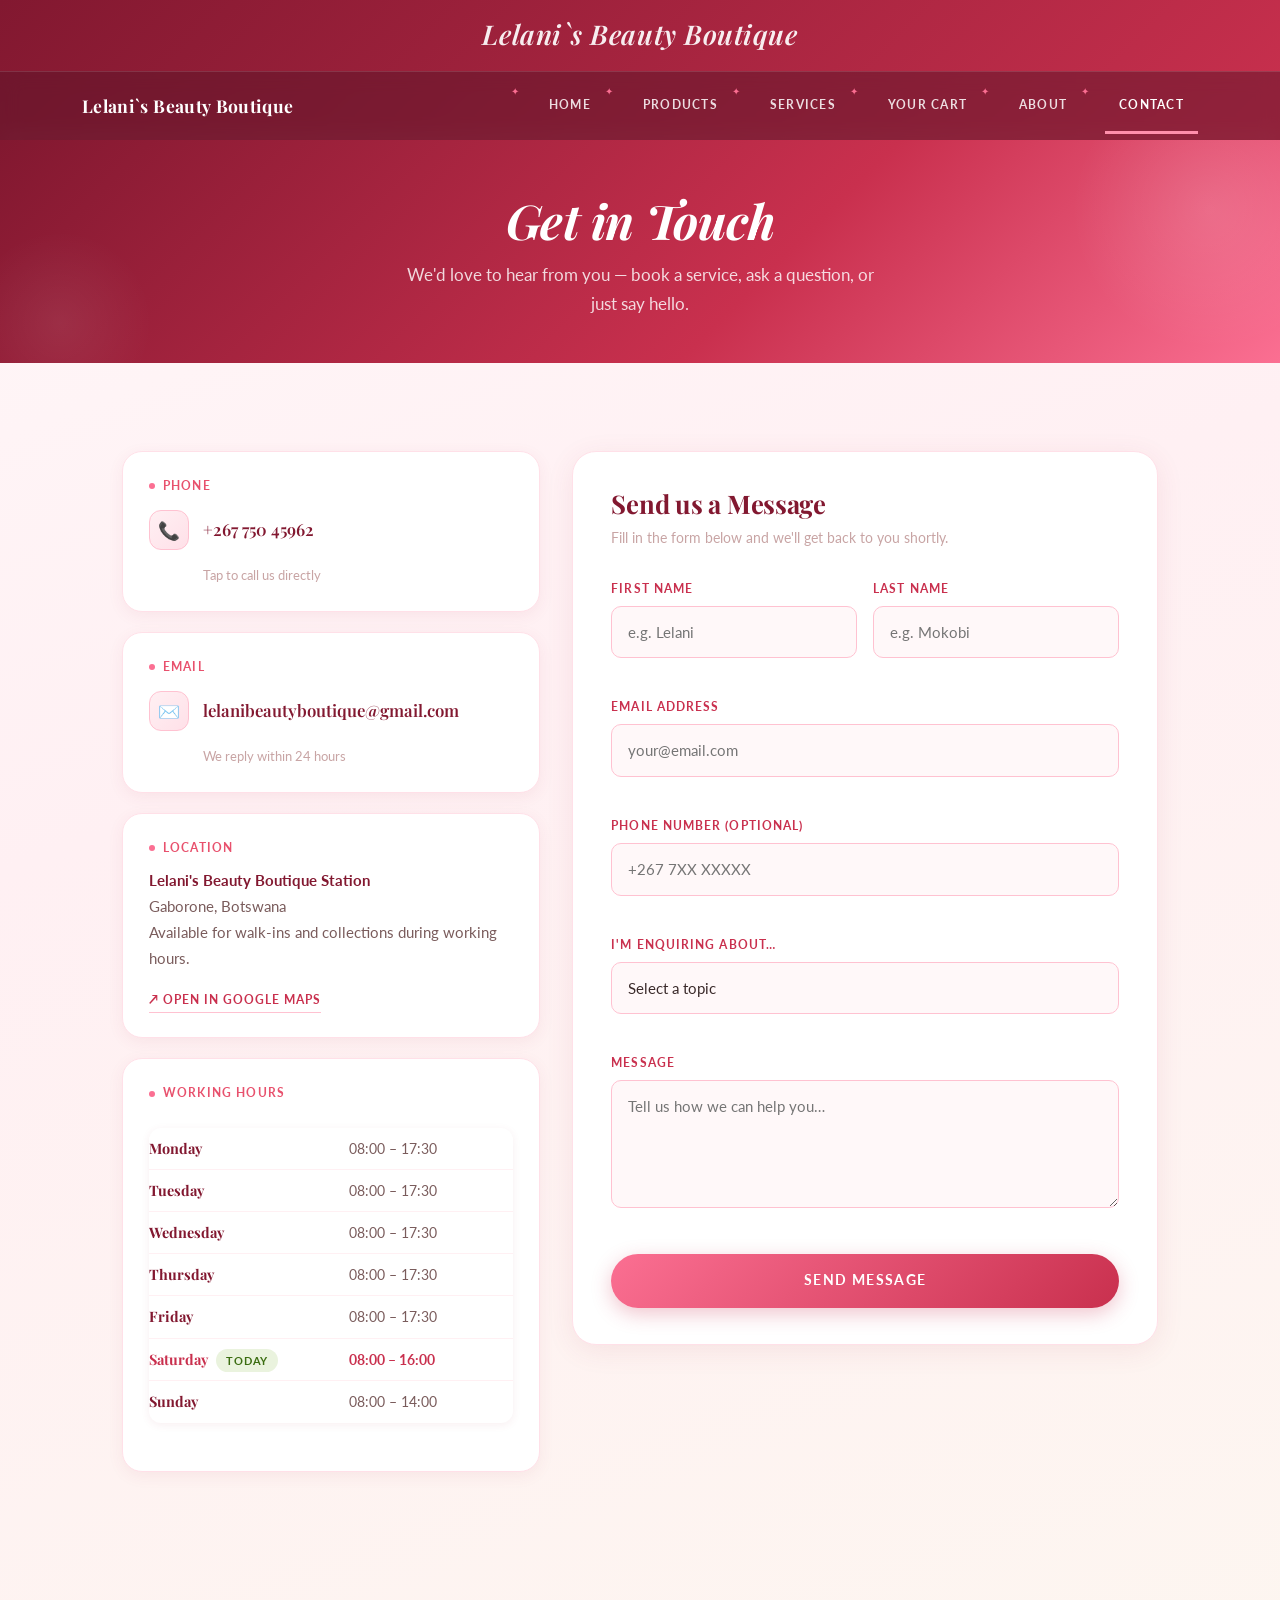
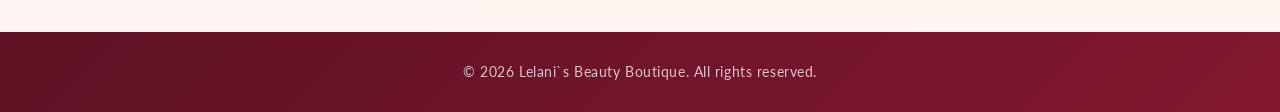
<file: contact.html>
<!DOCTYPE html>
<html lang="en">
<head>
  <meta charset="UTF-8">
  <meta name="viewport" content="width=device-width, initial-scale=1.0">
  <title>Contact Us – Lelani's Beauty Boutique</title>

  <!-- Bootstrap CSS -->
  <link href="https://cdn.jsdelivr.net/npm/bootstrap@5.3.0/dist/css/bootstrap.min.css" rel="stylesheet">
  <!-- Your main stylesheet -->
  <link rel="stylesheet" href="style.css">
  <!-- Google Fonts (in case style.css not yet applied) -->
  <link href="https://fonts.googleapis.com/css2?family=Playfair+Display:ital,wght@0,400;0,600;0,700;1,400;1,600&family=Lato:wght@300;400;700&display=swap" rel="stylesheet">

  <style>
    body {
      background: linear-gradient(160deg, #fff8f9 0%, #fff0f3 40%, #fdf6f0 100%);
      min-height: 100vh;
    }

    /* ── Hero ── */
    .contact-hero {
      background: linear-gradient(135deg, #821830 0%, #c9304e 60%, #fb6f92 100%);
      padding: 52px 24px 44px;
      text-align: center;
      position: relative;
      overflow: hidden;
    }
    .contact-hero::before {
      content: '';
      position: absolute;
      top: -80px; right: -80px;
      width: 300px; height: 300px;
      background: radial-gradient(circle, rgba(255,255,255,0.12) 0%, transparent 65%);
      border-radius: 50%;
    }
    .contact-hero::after {
      content: '';
      position: absolute;
      bottom: -60px; left: -40px;
      width: 200px; height: 200px;
      background: radial-gradient(circle, rgba(255,255,255,0.07) 0%, transparent 65%);
      border-radius: 50%;
    }
    .contact-hero h2 {
      font-family: 'Playfair Display', Georgia, serif;
      font-style: italic;
      font-weight: 700;
      font-size: clamp(2rem, 5vw, 3rem);
      color: #fff;
      margin-bottom: 10px;
      position: relative;
    }
    .contact-hero p {
      color: rgba(255,255,255,0.82);
      font-size: 1.05rem;
      max-width: 480px;
      margin: 0 auto;
      font-family: 'Lato', sans-serif;
      position: relative;
    }

    /* ── Layout ── */
    .contact-layout {
      display: grid;
      grid-template-columns: 1fr 1.4fr;
      gap: 32px;
      padding: 48px 0 64px;
      align-items: start;
    }

    /* ── Info column ── */
    .info-col { display: flex; flex-direction: column; gap: 20px; }

    .info-block {
      background: #fff;
      border: 1px solid #ffe0e8;
      border-radius: 20px;
      padding: 24px 26px;
      box-shadow: 0 4px 16px rgba(168,50,80,0.07);
      animation: fadeUp 0.5s ease both;
    }
    .info-block:nth-child(1) { animation-delay: 0.05s; }
    .info-block:nth-child(2) { animation-delay: 0.12s; }
    .info-block:nth-child(3) { animation-delay: 0.19s; }
    .info-block:nth-child(4) { animation-delay: 0.26s; }

    @keyframes fadeUp {
      from { opacity: 0; transform: translateY(18px); }
      to   { opacity: 1; transform: translateY(0); }
    }

    .info-block-label {
      font-family: 'Lato', sans-serif;
      font-weight: 700;
      font-size: 0.72rem;
      letter-spacing: 0.1em;
      text-transform: uppercase;
      color: #e8516d;
      margin-bottom: 10px;
      display: flex;
      align-items: center;
      gap: 8px;
    }
    .info-block-label .dot {
      width: 6px; height: 6px;
      background: #fb6f92;
      border-radius: 50%;
      display: inline-block;
    }

    /* Contact links */
    .contact-link {
      display: flex;
      align-items: center;
      gap: 14px;
      text-decoration: none;
      color: #821830;
      font-family: 'Playfair Display', Georgia, serif;
      font-weight: 600;
      font-size: 1.05rem;
      transition: color 0.2s;
      padding: 4px 0;
    }
    .contact-link:hover { color: #c9304e; }
    .contact-link .icon-wrap {
      width: 40px; height: 40px;
      background: linear-gradient(135deg, #fff0f3, #ffe0e8);
      border: 1px solid #ffc2d1;
      border-radius: 12px;
      display: flex; align-items: center; justify-content: center;
      font-size: 1.1rem;
      flex-shrink: 0;
      transition: background 0.2s, transform 0.2s;
    }
    .contact-link:hover .icon-wrap {
      background: linear-gradient(135deg, #ffc2d1, #ffb3c6);
      transform: scale(1.08);
    }

    /* Hours table */
    .hours-table { width: 100%; border-collapse: collapse; }
    .hours-table tr { border-bottom: 1px solid #fff0f3; }
    .hours-table tr:last-child { border-bottom: none; }
    .hours-table td {
      font-family: 'Lato', sans-serif;
      font-size: 0.9rem;
      padding: 8px 0;
      color: #7a5c5c;
    }
    .hours-table td:first-child {
      font-weight: 700;
      color: #821830;
      width: 55%;
    }
    .hours-table .today td {
      color: #c9304e;
      font-weight: 700;
    }
    .open-badge {
      display: inline-block;
      background: #eaf3de;
      color: #3B6D11;
      font-family: 'Lato', sans-serif;
      font-size: 0.68rem;
      font-weight: 700;
      letter-spacing: 0.08em;
      text-transform: uppercase;
      padding: 2px 10px;
      border-radius: 50px;
      margin-left: 8px;
      vertical-align: middle;
    }

    /* Location block */
    .location-text {
      font-family: 'Lato', sans-serif;
      font-size: 0.95rem;
      color: #7a5c5c;
      line-height: 1.7;
      margin-bottom: 12px;
    }
    .location-text strong { color: #821830; }
    .map-link {
      display: inline-flex;
      align-items: center;
      gap: 6px;
      font-family: 'Lato', sans-serif;
      font-weight: 700;
      font-size: 0.78rem;
      letter-spacing: 0.08em;
      text-transform: uppercase;
      color: #c9304e;
      text-decoration: none;
      border-bottom: 1.5px solid #ffc2d1;
      padding-bottom: 2px;
      transition: color 0.2s, border-color 0.2s;
    }
    .map-link:hover { color: #821830; border-color: #c9304e; }

    /* ── Contact Form ── */
    .form-col {
      animation: fadeUp 0.5s ease 0.1s both;
    }

    .form-card {
      background: #fff;
      border: 1px solid #ffe0e8;
      border-radius: 24px;
      padding: 36px 38px;
      box-shadow: 0 6px 28px rgba(168,50,80,0.09);
    }

    .form-card h3 {
      font-family: 'Playfair Display', Georgia, serif;
      font-weight: 700;
      font-size: 1.6rem;
      color: #821830;
      margin-bottom: 6px;
    }
    .form-card .form-subtitle {
      font-family: 'Lato', sans-serif;
      font-size: 0.9rem;
      color: #c8a4a4;
      margin-bottom: 28px;
    }

    .form-row-two {
      display: grid;
      grid-template-columns: 1fr 1fr;
      gap: 16px;
    }

    .field-group { margin-bottom: 18px; }

    .field-group label {
      display: block;
      font-family: 'Lato', sans-serif;
      font-weight: 700;
      font-size: 0.75rem;
      letter-spacing: 0.09em;
      text-transform: uppercase;
      color: #c9304e;
      margin-bottom: 7px;
    }

    .field-group input,
    .field-group textarea,
    .field-group select {
      width: 100%;
      padding: 12px 16px;
      font-family: 'Lato', sans-serif;
      font-size: 0.95rem;
      color: #3a2a2a;
      background: #fff8f9;
      border: 1.5px solid #ffc2d1;
      border-radius: 10px;
      outline: none;
      transition: border-color 0.2s, box-shadow 0.2s, background 0.2s;
      appearance: none;
    }
    .field-group input:focus,
    .field-group textarea:focus,
    .field-group select:focus {
      border-color: #e8516d;
      box-shadow: 0 0 0 3px rgba(232,81,109,0.13);
      background: #fff;
    }
    .field-group textarea { resize: vertical; min-height: 128px; }

    .btn-send {
      width: 100%;
      padding: 15px;
      font-family: 'Lato', sans-serif;
      font-weight: 700;
      font-size: 0.85rem;
      letter-spacing: 0.1em;
      text-transform: uppercase;
      border: none;
      border-radius: 50px;
      cursor: pointer;
      background: linear-gradient(135deg, #fb6f92, #c9304e);
      color: #fff;
      box-shadow: 0 6px 20px rgba(200,48,78,0.28);
      transition: all 0.25s ease;
      position: relative;
      overflow: hidden;
    }
    .btn-send:hover {
      transform: translateY(-2px);
      box-shadow: 0 10px 28px rgba(200,48,78,0.38);
      background: linear-gradient(135deg, #e8516d, #a61e3a);
    }
    .btn-send:active { transform: translateY(0); }
    .btn-send.sent {
      background: linear-gradient(135deg, #3B6D11, #27500A);
      box-shadow: 0 6px 20px rgba(59,109,17,0.25);
    }

    /* ── Success message ── */
    .success-msg {
      display: none;
      text-align: center;
      padding: 32px 20px;
    }
    .success-msg .tick {
      width: 64px; height: 64px;
      background: linear-gradient(135deg, #eaf3de, #c0dd97);
      border-radius: 50%;
      display: flex; align-items: center; justify-content: center;
      font-size: 1.8rem;
      margin: 0 auto 18px;
    }
    .success-msg h4 {
      font-family: 'Playfair Display', Georgia, serif;
      font-weight: 700;
      color: #3B6D11;
      font-size: 1.3rem;
      margin-bottom: 8px;
    }
    .success-msg p {
      font-family: 'Lato', sans-serif;
      font-size: 0.92rem;
      color: #7a5c5c;
    }

    /* ── Responsive ── */
    @media (max-width: 860px) {
      .contact-layout { grid-template-columns: 1fr; }
      .info-col { order: 2; }
      .form-col { order: 1; }
      .form-card { padding: 28px 24px; }
      .form-row-two { grid-template-columns: 1fr; gap: 0; }
    }
    @media (max-width: 480px) {
      .form-card { padding: 22px 18px; border-radius: 18px; }
    }
  </style>
</head>
<body>

  <!-- ── Header ── -->
  <header>
    <h1>Lelani`s Beauty Boutique</h1>
    <nav class="navbar navbar-expand-lg navbar-dark">
      <div class="container">
        <a class="navbar-brand" href="index.html">Lelani`s Beauty Boutique</a>
        <button class="navbar-toggler" type="button" data-bs-toggle="collapse" data-bs-target="#navbarNav">
          <span class="navbar-toggler-icon"></span>
        </button>
        <div class="collapse navbar-collapse" id="navbarNav">
          <ul class="navbar-nav ms-auto">
            <li class="nav-item"><a class="nav-link" href="index.html">Home</a></li>
            <li class="nav-item"><a class="nav-link" href="products.html">Products</a></li>
            <li class="nav-item"><a class="nav-link" href="services.html">Services</a></li>
            <li class="nav-item"><a class="nav-link" href="cart.html">Your Cart</a></li>
            <li class="nav-item"><a class="nav-link" href="about.html">About</a></li>
            <li class="nav-item"><a class="nav-link active" href="contact.html">Contact</a></li>
          </ul>
        </div>
      </div>
    </nav>
  </header>

  <!-- ── Hero ── -->
  <div class="contact-hero">
    <h2>Get in Touch</h2>
    <p>We'd love to hear from you — book a service, ask a question, or just say hello.</p>
  </div>

  <!-- ── Main ── -->
  <main class="container" style="max-width: 1060px;">
    <div class="contact-layout">

      <!-- LEFT: Info blocks -->
      <div class="info-col">

        <!-- Phone -->
        <div class="info-block">
          <div class="info-block-label"><span class="dot"></span> Phone</div>
          <a class="contact-link" href="tel:+26775045962">
            <span class="icon-wrap">📞</span>
            +267 750 45962
          </a>
          <p style="font-family:'Lato',sans-serif; font-size:0.82rem; color:#c8a4a4; margin: 10px 0 0 54px;">Tap to call us directly</p>
        </div>

        <!-- Email -->
        <div class="info-block">
          <div class="info-block-label"><span class="dot"></span> Email</div>
          <a class="contact-link" href="mailto:lelanibeautyboutique@gmail.com">
            <span class="icon-wrap">✉️</span>
            lelanibeautyboutique@gmail.com
          </a>
          <p style="font-family:'Lato',sans-serif; font-size:0.82rem; color:#c8a4a4; margin: 10px 0 0 54px;">We reply within 24 hours</p>
        </div>

        <!-- Location -->
        <div class="info-block">
          <div class="info-block-label"><span class="dot"></span> Location</div>
          <p class="location-text">
            <strong>Lelani's Beauty Boutique Station</strong><br>
            Gaborone, Botswana<br>
            Available for walk-ins and collections during working hours.
          </p>
          <a class="map-link" href="https://maps.google.com/?q=Gaborone,Botswana" target="_blank" rel="noopener">
            ↗ Open in Google Maps
          </a>
        </div>

        <!-- Working Hours -->
        <div class="info-block">
          <div class="info-block-label"><span class="dot"></span> Working Hours</div>
          <table class="hours-table" id="hoursTable">
            <tr data-day="1"><td>Monday</td><td>08:00 – 17:30</td></tr>
            <tr data-day="2"><td>Tuesday</td><td>08:00 – 17:30</td></tr>
            <tr data-day="3"><td>Wednesday</td><td>08:00 – 17:30</td></tr>
            <tr data-day="4"><td>Thursday</td><td>08:00 – 17:30</td></tr>
            <tr data-day="5"><td>Friday</td><td>08:00 – 17:30</td></tr>
            <tr data-day="6"><td>Saturday</td><td>08:00 – 16:00</td></tr>
            <tr data-day="0"><td>Sunday</td><td>08:00 – 14:00</td></tr>
          </table>
        </div>

      </div><!-- /info-col -->

      <!-- RIGHT: Contact Form -->
      <div class="form-col">
        <div class="form-card">
          <h3>Send us a Message</h3>
          <p class="form-subtitle">Fill in the form below and we'll get back to you shortly.</p>

          <div id="contactFormWrap">
            <div class="form-row-two">
              <div class="field-group">
                <label for="fname">First Name</label>
                <input type="text" id="fname" placeholder="e.g. Lelani" autocomplete="given-name">
              </div>
              <div class="field-group">
                <label for="lname">Last Name</label>
                <input type="text" id="lname" placeholder="e.g. Mokobi" autocomplete="family-name">
              </div>
            </div>

            <div class="field-group">
              <label for="email">Email Address</label>
              <input type="email" id="email" placeholder="your@email.com" autocomplete="email">
            </div>

            <div class="field-group">
              <label for="phone">Phone Number (optional)</label>
              <input type="tel" id="phone" placeholder="+267 7XX XXXXX" autocomplete="tel">
            </div>

            <div class="field-group">
              <label for="subject">I'm enquiring about…</label>
              <select id="subject">
                <option value="" disabled selected>Select a topic</option>
                <option value="products">Products</option>
                <option value="services">Beauty Services</option>
                <option value="booking">Book an Appointment</option>
                <option value="order">My Order</option>
                <option value="other">Something else</option>
              </select>
            </div>

            <div class="field-group">
              <label for="message">Message</label>
              <textarea id="message" placeholder="Tell us how we can help you…"></textarea>
            </div>

            <p id="formError" style="display:none; color:#c9304e; font-family:'Lato',sans-serif; font-size:0.85rem; margin-bottom:14px;"></p>

            <button class="btn-send" id="sendBtn" onclick="submitForm()">Send Message</button>
          </div>

          <!-- Success state -->
          <div class="success-msg" id="successMsg">
            <div class="tick">✓</div>
            <h4>Message Sent!</h4>
            <p>Thank you for reaching out. We'll get back to you within 24 hours.<br><br>
               In the meantime, feel free to browse our <a href="products.html" style="color:#c9304e;">products</a> or <a href="services.html" style="color:#c9304e;">services</a>.</p>
          </div>

        </div>
      </div><!-- /form-col -->

    </div>
  </main>

  <!-- ── Footer ── -->
  <footer>
    <p>&copy; 2026 Lelani`s Beauty Boutique. All rights reserved.</p>
  </footer>

  <!-- Bootstrap JS -->
  <script src="https://cdn.jsdelivr.net/npm/@popperjs/core@2.11.6/dist/umd/popper.min.js"></script>
  <script src="https://cdn.jsdelivr.net/npm/bootstrap@5.3.0/dist/js/bootstrap.min.js"></script>

  <script>
    // ── Highlight today's working hours ──
    (function() {
      const today = new Date().getDay();
      const row = document.querySelector('#hoursTable tr[data-day="' + today + '"]');
      if (row) {
        row.classList.add('today');
        const dayCell = row.querySelector('td:first-child');
        dayCell.innerHTML += '<span class="open-badge">Today</span>';
      }
    })();

    // ── Form validation & submission ──
    function submitForm() {
      const fname   = document.getElementById('fname').value.trim();
      const email   = document.getElementById('email').value.trim();
      const subject = document.getElementById('subject').value;
      const message = document.getElementById('message').value.trim();
      const errEl   = document.getElementById('formError');

      // Basic validation
      if (!fname) {
        showError('Please enter your first name.'); return;
      }
      if (!email || !email.includes('@')) {
        showError('Please enter a valid email address.'); return;
      }
      if (!subject) {
        showError('Please select what you are enquiring about.'); return;
      }
      if (!message) {
        showError('Please write a message before sending.'); return;
      }

      errEl.style.display = 'none';

      // Button loading state
      const btn = document.getElementById('sendBtn');
      btn.textContent = 'Sending…';
      btn.disabled = true;

      // Simulate send (replace with real backend / EmailJS / Formspree as needed)
      setTimeout(() => {
        document.getElementById('contactFormWrap').style.display = 'none';
        document.getElementById('successMsg').style.display = 'block';
      }, 1200);
    }

    function showError(msg) {
      const el = document.getElementById('formError');
      el.textContent = '⚠ ' + msg;
      el.style.display = 'block';
    }
  </script>

</body>
</html>
</file>
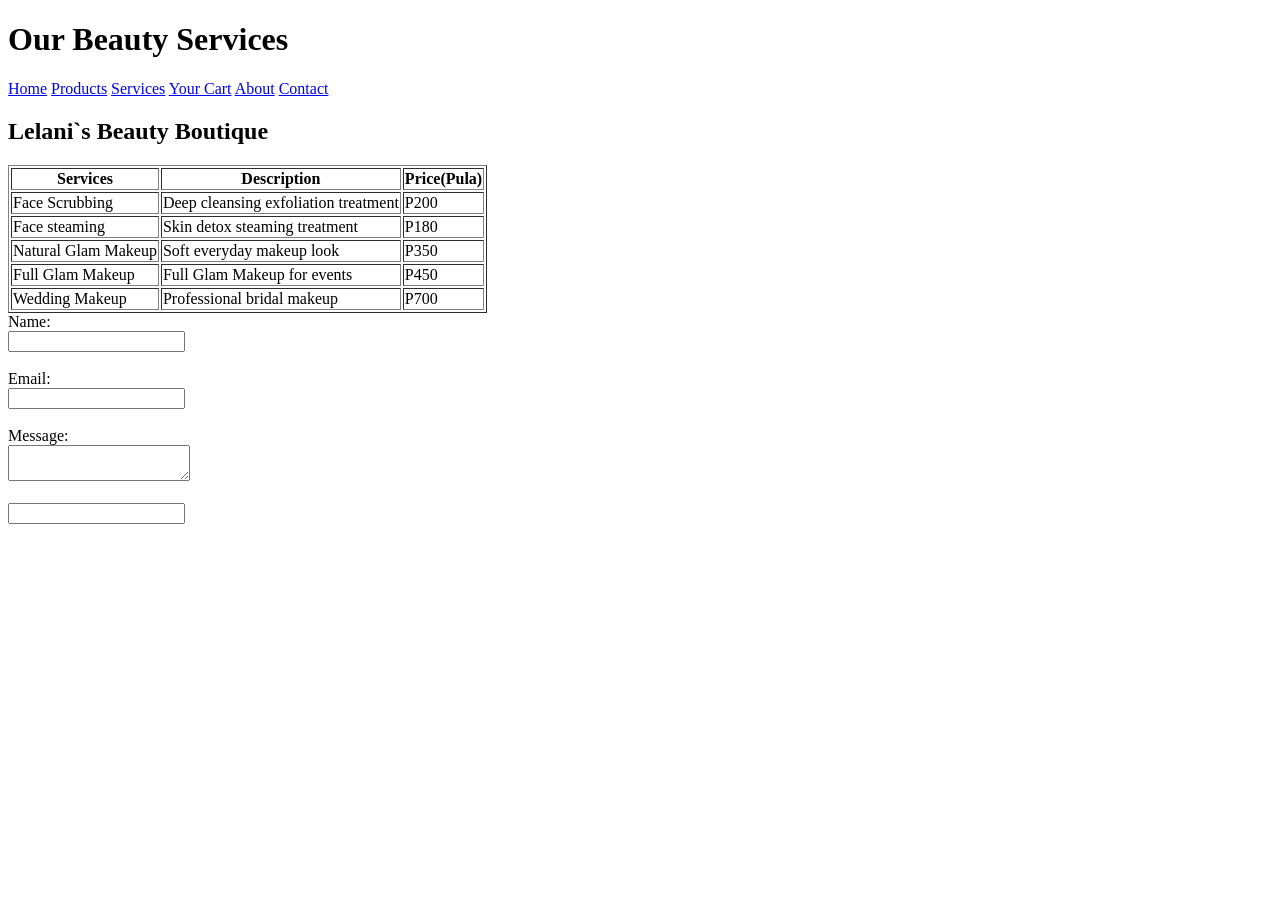
<file: service.html>
<!DOCTYPE html>

<html lang="en">

    <head>

        <meta charset="UTF-8">
        
        <meta name="viewport" content="width=device-width, initial-scale=1.0">

        <title>About Us</title>
        
    </head>
    
    <body>
        
        <header>
            
            <h1>Our Beauty Services</h1>
            
            <nav>
                
                <a href="index.html">Home</a>
                <a href="products.html">Products</a>
                <a href="services.html">Services</a>
                <a href="cart.html">Your Cart</a>
                <a href="about.html">About</a>
                <a href="contact.html">Contact</a>
                
            </nav>
            
        </header>

        <main>

<h2>Lelani`s Beauty Boutique</h2>

<table border="1"

  <tr>
  <th>Services</th>
  <th>Description</th>
  <th>Price(Pula)</th>
  </tr>

  <tr>
    <td>Face Scrubbing</td>
    <td>Deep cleansing exfoliation treatment</td>
    <td>P200</td>
  </tr>

  <tr>
    <td>Face steaming</td>
    <td>Skin detox steaming treatment</td>
    <td>P180</td>
  </tr>

  <tr>
    <td>Natural Glam Makeup</td>
    <td>Soft everyday makeup look</td>
    <td>P350</td>
  </tr>

  <tr>
    <td>Full Glam Makeup</td>
    <td>Full Glam Makeup for events</td>
    <td>P450</td>
  </tr>

  <tr>
    <td>Wedding Makeup</td>
    <td>Professional bridal makeup</td>
    <td>P700</td>
  </tr>

</table>

  <form action="lelanisbeautyboutique@gmail.com" method="post" enctype="text/plain">

            <label>Name:</label><br>
            <input type="text" name="name"><br><br>

            <label>Email:</label><br>
            <input type="email" name="email"><br><br>

            <label>Message:</label><br>
            <textarea name="message"></textarea><br><br>

            <input type="hidden" name="service" value="Face Scrubbing">

            <input type="Book"></button>

         </form>

  </main>
</file>
<file: style.css>
/* =====================================================
   Lelani's Beauty Boutique — style.css
   Palette: Blush Rose | Font: Playfair Display + Lato
   ===================================================== */

@import url('https://fonts.googleapis.com/css2?family=Playfair+Display:ital,wght@0,400;0,600;0,700;1,400;1,600&family=Lato:wght@300;400;700&display=swap');

/* ─── CSS Variables ─────────────────────────────── */
:root {
  --rose-50:   #fff0f3;
  --rose-100:  #ffe0e8;
  --rose-200:  #ffc2d1;
  --rose-300:  #ff8fab;
  --rose-400:  #fb6f92;
  --rose-500:  #e8516d;
  --rose-600:  #c9304e;
  --rose-700:  #a61e3a;
  --rose-800:  #821830;
  --rose-900:  #5e1124;

  --blush:     #f9dde5;
  --cream:     #fdf6f0;
  --warm-white:#fffaf7;
  --taupe:     #c8a4a4;
  --charcoal:  #3a2a2a;
  --muted:     #7a5c5c;

  --font-display: 'Playfair Display', Georgia, serif;
  --font-body:    'Lato', sans-serif;

  --shadow-sm:  0 2px 8px rgba(168, 50, 80, 0.08);
  --shadow-md:  0 6px 24px rgba(168, 50, 80, 0.12);
  --shadow-lg:  0 16px 48px rgba(168, 50, 80, 0.16);

  --radius-sm:  6px;
  --radius-md:  12px;
  --radius-lg:  20px;
  --radius-xl:  32px;
}

/* ─── Reset & Base ──────────────────────────────── */
*, *::before, *::after {
  box-sizing: border-box;
  margin: 0;
  padding: 0;
}

html {
  scroll-behavior: smooth;
}

body {
  font-family: var(--font-body);
  font-weight: 400;
  font-size: 16px;
  line-height: 1.75;
  color: var(--charcoal);
  background-color: var(--warm-white);
}

/* ─── Typography ────────────────────────────────── */
h1, h2, h3, h4, h5 {
  font-family: var(--font-display);
  font-weight: 700;
  line-height: 1.2;
  color: var(--rose-800);
  letter-spacing: -0.01em;
}

h1 { font-size: clamp(2rem, 5vw, 3.2rem); }
h2 { font-size: clamp(1.6rem, 3.5vw, 2.4rem); margin-bottom: 0.75rem; }
h3 { font-size: clamp(1.2rem, 2.5vw, 1.6rem); margin-bottom: 0.5rem; }
h4 { font-size: 1.2rem; }
h5 { font-size: 1rem; font-weight: 600; letter-spacing: 0.06em; text-transform: uppercase; color: var(--rose-500); }

p { color: var(--muted); margin-bottom: 1rem; }
p:last-child { margin-bottom: 0; }

a {
  color: var(--rose-500);
  text-decoration: none;
  transition: color 0.2s;
}
a:hover { color: var(--rose-700); }

/* ─── Header ────────────────────────────────────── */
header {
  background: linear-gradient(135deg, var(--rose-800) 0%, var(--rose-600) 100%);
  padding: 18px 0 0;
  box-shadow: 0 4px 20px rgba(90, 20, 40, 0.25);
}

header h1 {
  color: #fff;
  font-size: clamp(1.2rem, 3vw, 1.7rem);
  text-align: center;
  padding: 0 20px 12px;
  letter-spacing: 0.02em;
  font-style: italic;
  font-weight: 600;
  opacity: 0.92;
}

/* ─── Navbar (Bootstrap override) ──────────────── */
.navbar {
  background: rgba(90, 20, 40, 0.5) !important;
  backdrop-filter: blur(10px);
  border-top: 1px solid rgba(255,255,255,0.12);
  padding: 0;
}

.navbar-brand {
  font-family: var(--font-display);
  font-weight: 700;
  font-size: 1.1rem;
  color: #fff !important;
  letter-spacing: 0.02em;
}

.nav-link {
  font-family: var(--font-body);
  font-weight: 700;
  font-size: 0.78rem;
  letter-spacing: 0.1em;
  text-transform: uppercase;
  color: rgba(255,255,255,0.85) !important;
  padding: 16px 14px !important;
  transition: color 0.2s, border-bottom 0.2s;
  border-bottom: 3px solid transparent;
}

.nav-link:hover,
.nav-link.active {
  color: #fff !important;
  border-bottom: 3px solid var(--rose-300);
}

/* ─── Hero Section ──────────────────────────────── */
.hero {
  background: linear-gradient(135deg, var(--rose-50) 0%, var(--blush) 60%, var(--rose-100) 100%);
  padding: 64px 32px;
  border-radius: var(--radius-lg);
  margin-bottom: 2rem;
  position: relative;
  overflow: hidden;
}

.hero::before {
  content: '';
  position: absolute;
  top: -60px; right: -60px;
  width: 260px; height: 260px;
  background: radial-gradient(circle, var(--rose-200) 0%, transparent 70%);
  opacity: 0.5;
  border-radius: 50%;
}

.hero h2 {
  font-size: clamp(1.8rem, 4vw, 2.8rem);
  color: var(--rose-800);
  font-style: italic;
  margin-bottom: 0.5rem;
}

.hero p {
  font-size: 1.1rem;
  color: var(--rose-600);
  font-weight: 300;
  margin-bottom: 1.5rem;
}

/* ─── Buttons ───────────────────────────────────── */
button,
.btn,
input[type="submit"] {
  font-family: var(--font-body);
  font-weight: 700;
  font-size: 0.82rem;
  letter-spacing: 0.1em;
  text-transform: uppercase;
  padding: 12px 28px;
  border-radius: var(--radius-xl);
  border: none;
  cursor: pointer;
  transition: all 0.25s ease;
  display: inline-block;
}

/* Primary button */
.hero button,
button.btn-primary,
.btn-rose {
  background: linear-gradient(135deg, var(--rose-500), var(--rose-700));
  color: #fff;
  box-shadow: 0 4px 16px rgba(200, 48, 78, 0.3);
}

.hero button:hover,
button.btn-primary:hover,
.btn-rose:hover {
  transform: translateY(-2px);
  box-shadow: 0 8px 24px rgba(200, 48, 78, 0.4);
  background: linear-gradient(135deg, var(--rose-600), var(--rose-800));
}

/* ─── Cards ─────────────────────────────────────── */
.card {
  background: #fff;
  border: 1px solid var(--rose-100) !important;
  border-radius: var(--radius-md) !important;
  box-shadow: var(--shadow-sm);
  transition: transform 0.25s, box-shadow 0.25s;
  overflow: hidden;
}

.card:hover {
  transform: translateY(-4px);
  box-shadow: var(--shadow-md);
}

.card-title {
  font-family: var(--font-display);
  font-weight: 600;
  color: var(--rose-700);
  font-size: 1.1rem;
  margin-bottom: 0.5rem;
}

.card-body {
  padding: 1.5rem;
}

/* ─── Images ────────────────────────────────────── */
img {
  max-width: 100%;
  height: auto;
  display: block;
}

/* Slider image */
#slider,
#bg-slider {
  width: 100%;
  max-height: 420px;
  object-fit: cover;
  border-radius: var(--radius-md);
  margin-bottom: 2rem;
  box-shadow: var(--shadow-md);
}

/* Content images */
section img {
  border-radius: var(--radius-md);
  box-shadow: var(--shadow-sm);
  margin: 1rem 0 1.5rem;
}

/* ─── Tables ─────────────────────────────────────── */
table {
  width: 100%;
  border-collapse: collapse;
  font-size: 0.95rem;
  background: #fff;
  border-radius: var(--radius-md);
  overflow: hidden;
  box-shadow: var(--shadow-sm);
  margin: 1.5rem 0;
}

thead {
  background: linear-gradient(135deg, var(--rose-700), var(--rose-500));
}

thead th {
  color: #fff;
  font-family: var(--font-body);
  font-weight: 700;
  font-size: 0.78rem;
  letter-spacing: 0.1em;
  text-transform: uppercase;
  padding: 14px 18px;
  text-align: left;
}

tbody tr {
  border-bottom: 1px solid var(--rose-50);
  transition: background 0.15s;
}

tbody tr:last-child { border-bottom: none; }

tbody tr:hover {
  background-color: var(--rose-50);
}

tbody td {
  padding: 14px 18px;
  color: var(--muted);
  vertical-align: middle;
}

tbody td:first-child {
  font-family: var(--font-display);
  font-weight: 600;
  color: var(--rose-800);
}

/* "Add to Cart" / action buttons in tables */
tbody td button,
tbody td .btn {
  background: linear-gradient(135deg, var(--rose-400), var(--rose-600));
  color: #fff;
  padding: 8px 18px;
  font-size: 0.75rem;
  border-radius: var(--radius-xl);
  box-shadow: 0 2px 8px rgba(200,48,78,0.25);
}

tbody td button:hover {
  transform: translateY(-1px);
  box-shadow: 0 4px 14px rgba(200,48,78,0.35);
}

/* ─── Forms ─────────────────────────────────────── */
form, .contact-form {
  background: #fff;
  border: 1px solid var(--rose-100);
  border-radius: var(--radius-md);
  padding: 2rem;
  box-shadow: var(--shadow-sm);
}

label {
  display: block;
  font-weight: 700;
  font-size: 0.82rem;
  letter-spacing: 0.06em;
  text-transform: uppercase;
  color: var(--rose-700);
  margin-bottom: 6px;
}

input[type="text"],
input[type="email"],
input[type="tel"],
textarea,
select {
  width: 100%;
  padding: 12px 16px;
  font-family: var(--font-body);
  font-size: 0.95rem;
  color: var(--charcoal);
  background: var(--warm-white);
  border: 1.5px solid var(--rose-200);
  border-radius: var(--radius-sm);
  outline: none;
  transition: border-color 0.2s, box-shadow 0.2s;
  margin-bottom: 1.25rem;
}

input:focus,
textarea:focus,
select:focus {
  border-color: var(--rose-400);
  box-shadow: 0 0 0 3px rgba(251, 111, 146, 0.15);
  background: #fff;
}

textarea {
  resize: vertical;
  min-height: 120px;
}

/* Submit button */
form button[type="submit"],
input[type="submit"] {
  background: linear-gradient(135deg, var(--rose-500), var(--rose-700));
  color: #fff;
  width: 100%;
  padding: 14px;
  font-size: 0.85rem;
  box-shadow: 0 4px 16px rgba(200,48,78,0.25);
}

form button[type="submit"]:hover {
  transform: translateY(-2px);
  box-shadow: 0 8px 24px rgba(200,48,78,0.35);
}

/* ─── Lists ─────────────────────────────────────── */
ul {
  padding-left: 0;
  list-style: none;
}

ul li {
  padding: 6px 0 6px 24px;
  position: relative;
  color: var(--muted);
}

ul li::before {
  content: '✦';
  position: absolute;
  left: 0;
  color: var(--rose-400);
  font-size: 0.65rem;
  top: 10px;
}

/* ─── Sections ──────────────────────────────────── */
main.container {
  padding-top: 2.5rem;
  padding-bottom: 3rem;
}

section {
  margin-bottom: 2rem;
}

/* ─── Divider ───────────────────────────────────── */
hr {
  border: none;
  height: 1px;
  background: linear-gradient(to right, transparent, var(--rose-200), transparent);
  margin: 2rem 0;
}

/* ─── Badges / Pills ────────────────────────────── */
.badge-rose {
  display: inline-block;
  background: var(--rose-100);
  color: var(--rose-700);
  font-family: var(--font-body);
  font-weight: 700;
  font-size: 0.72rem;
  letter-spacing: 0.08em;
  text-transform: uppercase;
  padding: 4px 12px;
  border-radius: var(--radius-xl);
}

/* ─── Discount / Promo banner ───────────────────── */
.promo-banner {
  background: linear-gradient(135deg, var(--rose-500), var(--rose-700));
  color: #fff;
  text-align: center;
  padding: 14px 20px;
  border-radius: var(--radius-md);
  font-family: var(--font-display);
  font-weight: 600;
  font-size: 1.05rem;
  font-style: italic;
  letter-spacing: 0.01em;
  margin-bottom: 1.5rem;
  box-shadow: var(--shadow-sm);
}

/* ─── Footer ────────────────────────────────────── */
footer {
  background: linear-gradient(135deg, var(--rose-900) 0%, var(--rose-800) 100%);
  color: rgba(255,255,255,0.75);
  text-align: center;
  padding: 28px 20px;
  font-size: 0.88rem;
  font-family: var(--font-body);
  letter-spacing: 0.04em;
  margin-top: 3rem;
}

footer p { color: rgba(255,255,255,0.75); margin: 0; }

/* ─── Price Styling ─────────────────────────────── */
.price {
  font-family: var(--font-display);
  font-weight: 700;
  color: var(--rose-600);
  font-size: 1.15rem;
}

/* ─── Section Headings with decorative line ─────── */
.section-heading {
  position: relative;
  display: inline-block;
  margin-bottom: 1.5rem;
}

.section-heading::after {
  content: '';
  display: block;
  width: 48px;
  height: 3px;
  background: linear-gradient(to right, var(--rose-400), var(--rose-200));
  border-radius: 2px;
  margin-top: 8px;
}

/* ─── Working Hours / Info Boxes ────────────────── */
.info-card {
  background: linear-gradient(135deg, var(--rose-50), var(--blush));
  border: 1px solid var(--rose-200);
  border-radius: var(--radius-md);
  padding: 1.5rem;
}

.info-card h5 {
  font-family: var(--font-display);
  font-weight: 600;
  color: var(--rose-700);
  margin-bottom: 0.75rem;
  font-size: 1.05rem;
  letter-spacing: 0;
  text-transform: none;
}

/* ─── Mobile / Responsive ───────────────────────── */
@media (max-width: 768px) {
  header h1 { font-size: 1.1rem; padding-bottom: 8px; }

  .hero { padding: 40px 20px; }
  .hero h2 { font-size: 1.6rem; }

  table { font-size: 0.85rem; }
  thead th, tbody td { padding: 10px 12px; }

  #slider, #bg-slider { max-height: 240px; }

  .card-body { padding: 1rem; }
  form, .contact-form { padding: 1.25rem; }
}

@media (max-width: 480px) {
  h2 { font-size: 1.4rem; }

  .nav-link { padding: 12px 10px !important; font-size: 0.72rem; }

  tbody td button { padding: 6px 12px; font-size: 0.7rem; }

  table { display: block; overflow-x: auto; }
}
</file>
